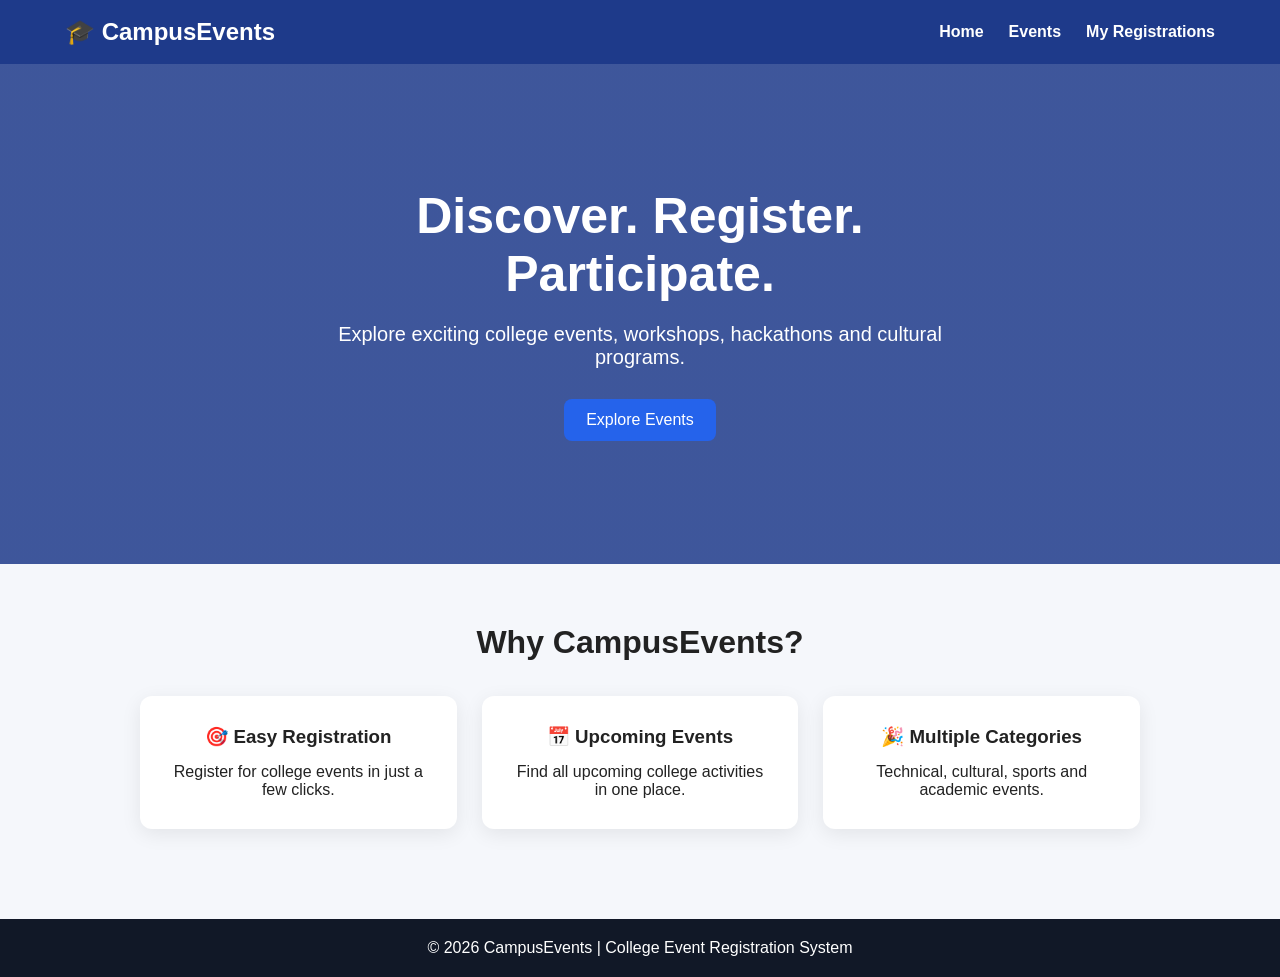
<file: index.html>
<!DOCTYPE html>
<html lang="en">
<head>
    <meta charset="UTF-8">
    <meta name="viewport" content="width=device-width, initial-scale=1.0">
    <title>College Events</title>
    <link rel="stylesheet" href="style.css">
</head>

<body>

<header>
    <nav>
        <h2>🎓 CampusEvents</h2>

        <div class="nav-links">
            <a href="index.html">Home</a>
            <a href="events.html">Events</a>
            <a href="dashboard.html">My Registrations</a>
        </div>
    </nav>
</header>

<section class="hero">

    <div class="hero-content">
        <h1>Discover. Register. Participate.</h1>

        <p>
            Explore exciting college events, workshops,
            hackathons and cultural programs.
        </p>

        <a href="events.html" class="btn">
            Explore Events
        </a>
    </div>

</section>

<section class="features">

    <h2>Why CampusEvents?</h2>

    <div class="feature-container">

        <div class="feature">
            <h3>🎯 Easy Registration</h3>
            <p>Register for college events in just a few clicks.</p>
        </div>

        <div class="feature">
            <h3>📅 Upcoming Events</h3>
            <p>Find all upcoming college activities in one place.</p>
        </div>

        <div class="feature">
            <h3>🎉 Multiple Categories</h3>
            <p>Technical, cultural, sports and academic events.</p>
        </div>

    </div>

</section>

<footer>
    <p>© 2026 CampusEvents | College Event Registration System</p>
</footer>

</body>
</html>
</file>
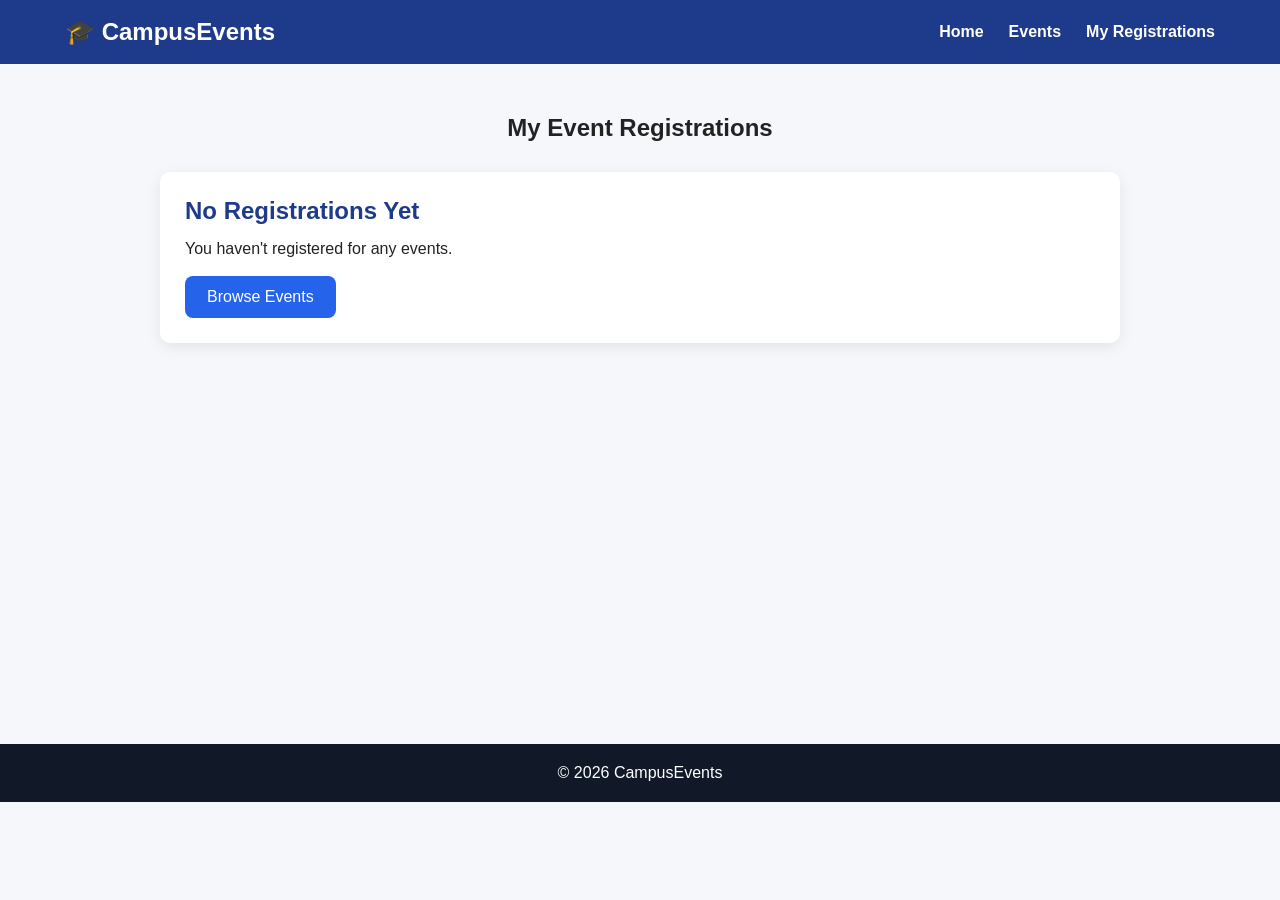
<file: dashboard.html>
<!DOCTYPE html>
<html lang="en">

<head>

    <meta charset="UTF-8">

    <meta
        name="viewport"
        content="width=device-width, initial-scale=1.0"
    >

    <title>My Registrations</title>

    <link rel="stylesheet" href="style.css">

</head>

<body>

<header>

    <nav>

        <h2>🎓 CampusEvents</h2>

        <div class="nav-links">

            <a href="index.html">Home</a>

            <a href="events.html">Events</a>

            <a href="dashboard.html">
                My Registrations
            </a>

        </div>

    </nav>

</header>


<section class="dashboard">

    <h1>My Event Registrations</h1>

    <div id="registrationList">

    </div>

</section>


<footer>

    <p>
        © 2026 CampusEvents
    </p>

</footer>


<script src="script.js"></script>

</body>

</html>
</file>
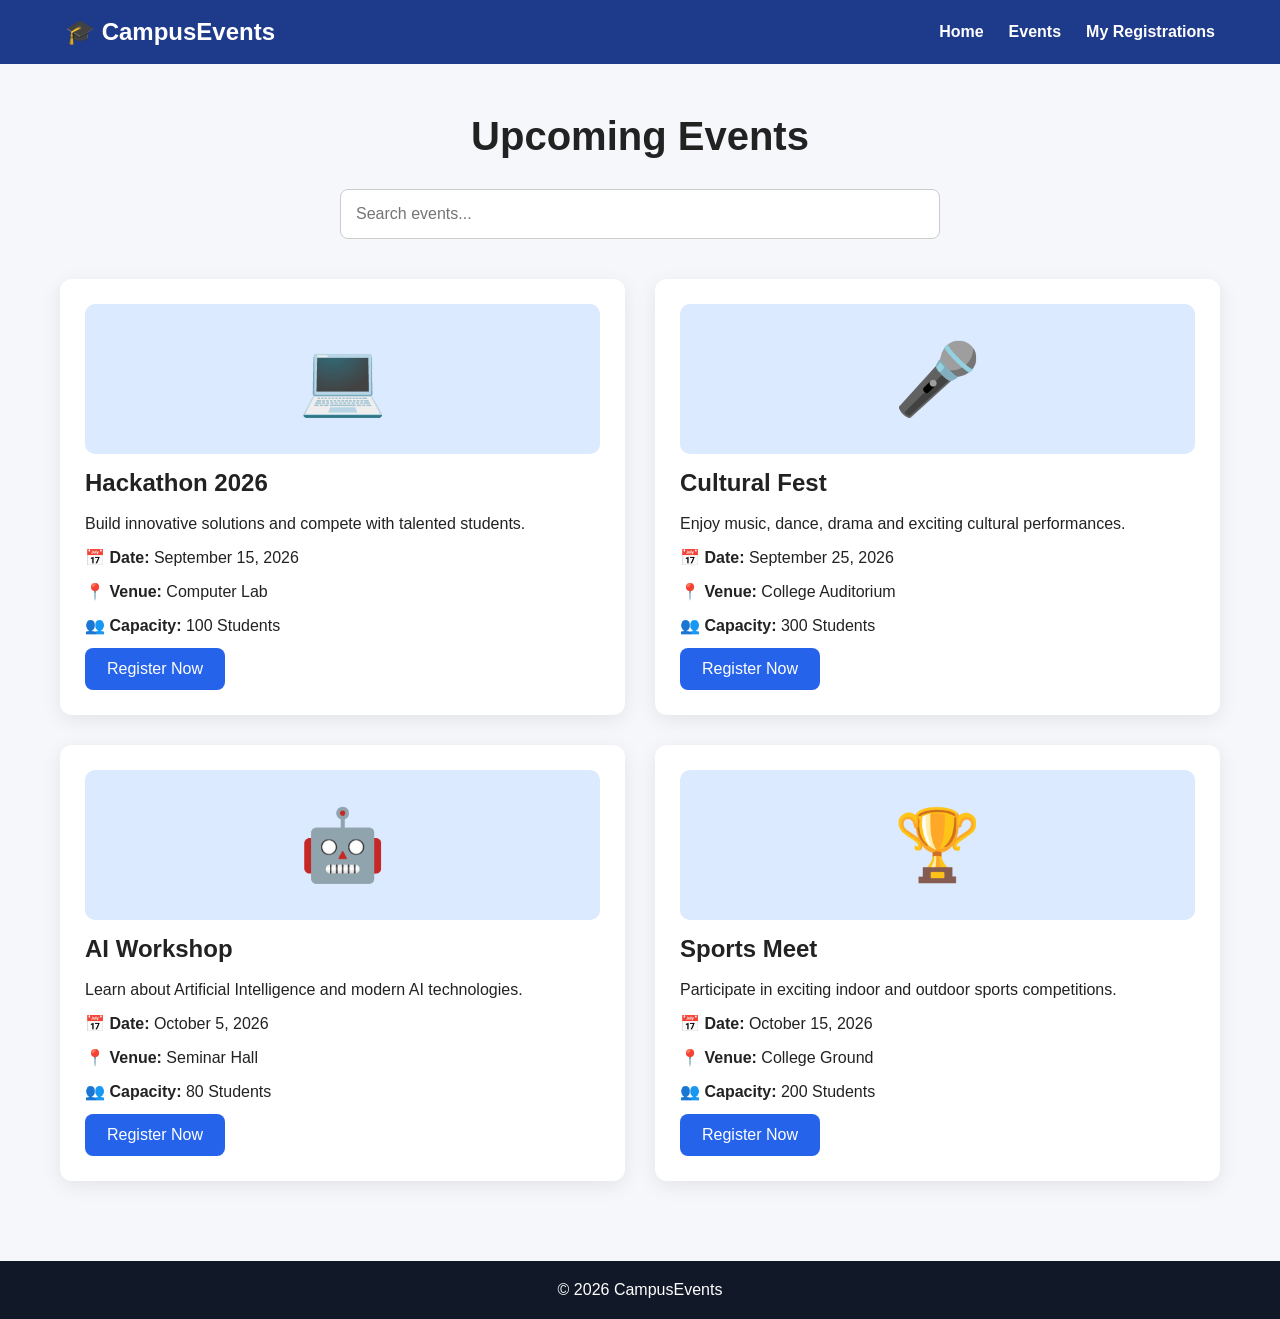
<file: events.html>
<!DOCTYPE html>
<html lang="en">

<head>
    <meta charset="UTF-8">
    <meta name="viewport" content="width=device-width, initial-scale=1.0">

    <title>College Events</title>

    <link rel="stylesheet" href="style.css">
</head>

<body>

<header>
    <nav>

        <h2>🎓 CampusEvents</h2>

        <div class="nav-links">
            <a href="index.html">Home</a>
            <a href="events.html">Events</a>
            <a href="dashboard.html">My Registrations</a>
        </div>

    </nav>
</header>


<section class="events-section">

    <h1>Upcoming Events</h1>

    <input
        type="text"
        id="search"
        class="search"
        placeholder="Search events..."
        onkeyup="searchEvents()"
    >

    <div id="eventContainer" class="event-container">

        <div class="event-card">

            <div class="event-image">💻</div>

            <h2>Hackathon 2026</h2>

            <p>
                Build innovative solutions and compete with
                talented students.
            </p>

            <p><strong>📅 Date:</strong> September 15, 2026</p>

            <p><strong>📍 Venue:</strong> Computer Lab</p>

            <p><strong>👥 Capacity:</strong> 100 Students</p>

            <a
                href="register.html?event=Hackathon%202026"
                class="btn"
            >
                Register Now
            </a>

        </div>


        <div class="event-card">

            <div class="event-image">🎤</div>

            <h2>Cultural Fest</h2>

            <p>
                Enjoy music, dance, drama and exciting
                cultural performances.
            </p>

            <p><strong>📅 Date:</strong> September 25, 2026</p>

            <p><strong>📍 Venue:</strong> College Auditorium</p>

            <p><strong>👥 Capacity:</strong> 300 Students</p>

            <a
                href="register.html?event=Cultural%20Fest"
                class="btn"
            >
                Register Now
            </a>

        </div>


        <div class="event-card">

            <div class="event-image">🤖</div>

            <h2>AI Workshop</h2>

            <p>
                Learn about Artificial Intelligence and
                modern AI technologies.
            </p>

            <p><strong>📅 Date:</strong> October 5, 2026</p>

            <p><strong>📍 Venue:</strong> Seminar Hall</p>

            <p><strong>👥 Capacity:</strong> 80 Students</p>

            <a
                href="register.html?event=AI%20Workshop"
                class="btn"
            >
                Register Now
            </a>

        </div>


        <div class="event-card">

            <div class="event-image">🏆</div>

            <h2>Sports Meet</h2>

            <p>
                Participate in exciting indoor and outdoor
                sports competitions.
            </p>

            <p><strong>📅 Date:</strong> October 15, 2026</p>

            <p><strong>📍 Venue:</strong> College Ground</p>

            <p><strong>👥 Capacity:</strong> 200 Students</p>

            <a
                href="register.html?event=Sports%20Meet"
                class="btn"
            >
                Register Now
            </a>

        </div>

    </div>

</section>

<footer>
    <p>© 2026 CampusEvents</p>
</footer>

<script src="script.js"></script>

</body>
</html>
</file>
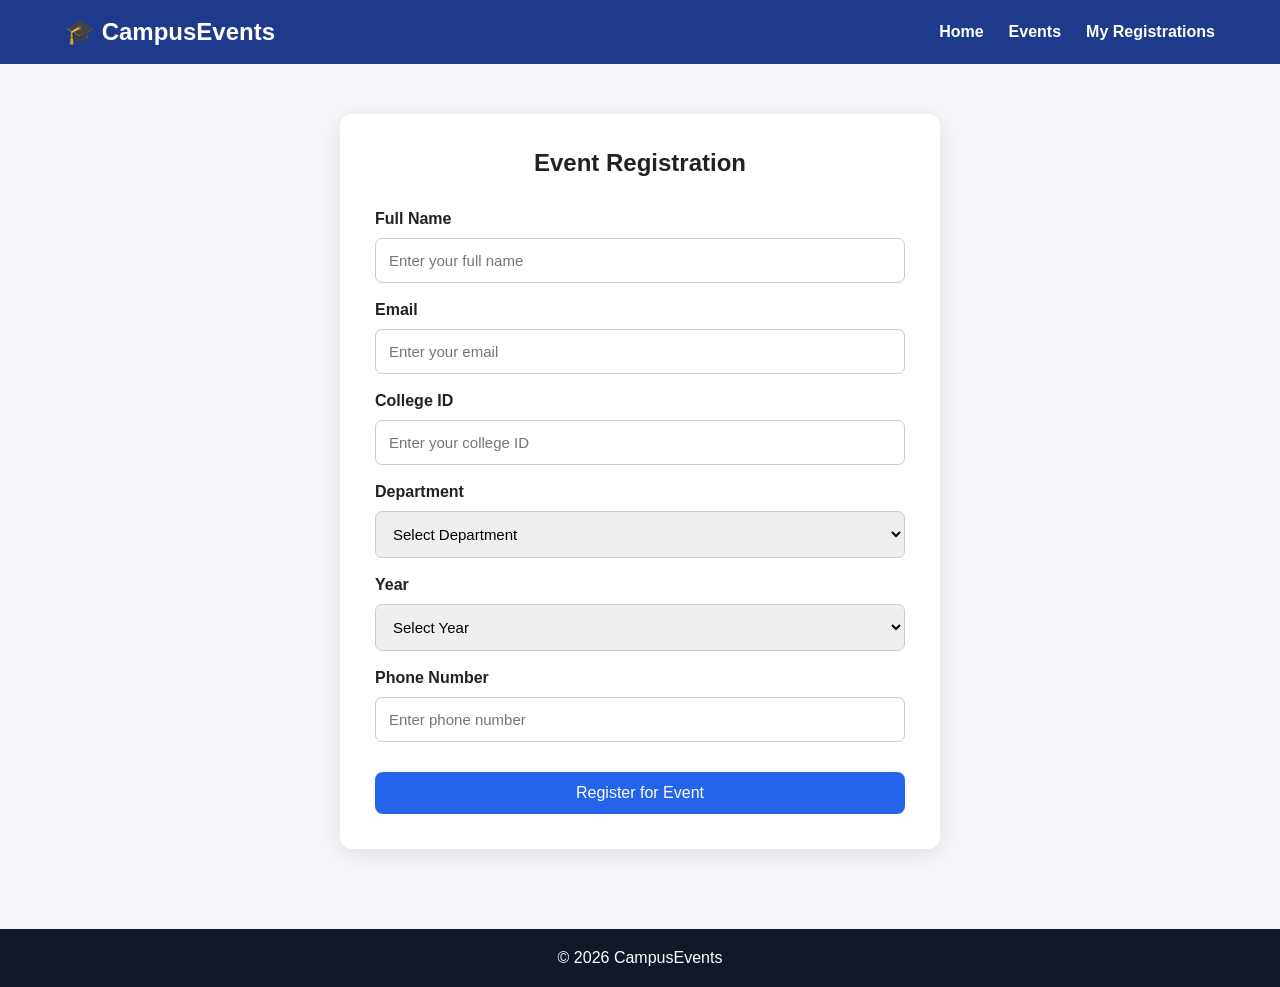
<file: register.html>
<!DOCTYPE html>
<html lang="en">

<head>

    <meta charset="UTF-8">

    <meta
        name="viewport"
        content="width=device-width, initial-scale=1.0"
    >

    <title>Event Registration</title>

    <link rel="stylesheet" href="style.css">

</head>

<body>

<header>

    <nav>

        <h2>🎓 CampusEvents</h2>

        <div class="nav-links">

            <a href="index.html">Home</a>

            <a href="events.html">Events</a>

            <a href="dashboard.html">
                My Registrations
            </a>

        </div>

    </nav>

</header>


<section class="registration-section">

    <div class="registration-box">

        <h1>Event Registration</h1>

        <p id="selectedEvent"></p>


        <form id="registrationForm">

            <label>Full Name</label>

            <input
                type="text"
                id="name"
                placeholder="Enter your full name"
                required
            >


            <label>Email</label>

            <input
                type="email"
                id="email"
                placeholder="Enter your email"
                required
            >


            <label>College ID</label>

            <input
                type="text"
                id="collegeId"
                placeholder="Enter your college ID"
                required
            >


            <label>Department</label>

            <select id="department" required>

                <option value="">
                    Select Department
                </option>

                <option>CSE</option>
                <option>ECE</option>
                <option>EEE</option>
                <option>MECH</option>
                <option>CIVIL</option>
                <option>BCA</option>
                <option>MBA</option>

            </select>


            <label>Year</label>

            <select id="year" required>

                <option value="">
                    Select Year
                </option>

                <option>1st Year</option>
                <option>2nd Year</option>
                <option>3rd Year</option>
                <option>4th Year</option>

            </select>


            <label>Phone Number</label>

            <input
                type="tel"
                id="phone"
                placeholder="Enter phone number"
                required
            >


            <button type="submit" class="btn">
                Register for Event
            </button>

        </form>


        <p id="message"></p>

    </div>

</section>


<footer>

    <p>
        © 2026 CampusEvents
    </p>

</footer>


<script src="script.js"></script>

</body>

</html>
</file>
<file: style.css>
* {
    margin: 0;
    padding: 0;
    box-sizing: border-box;
}

body {
    font-family: Arial, sans-serif;
    background: #f5f7fb;
    color: #222;
}

/* Navigation */

header {
    background: #1e3a8a;
    color: white;
}

nav {
    max-width: 1200px;
    margin: auto;
    padding: 18px 25px;

    display: flex;
    justify-content: space-between;
    align-items: center;
}

.nav-links {
    display: flex;
    gap: 25px;
}

.nav-links a {
    color: white;
    text-decoration: none;
    font-weight: bold;
}

.nav-links a:hover {
    text-decoration: underline;
}


/* Hero */

.hero {
    min-height: 500px;

    display: flex;
    justify-content: center;
    align-items: center;

    text-align: center;

    background:
        linear-gradient(
            rgba(30, 58, 138, 0.85),
            rgba(30, 58, 138, 0.85)
        ),
        url("https://images.unsplash.com/photo-1540575467063-178a50c2df87")
        center/cover;
}

.hero-content {
    color: white;
    max-width: 700px;
    padding: 30px;
}

.hero h1 {
    font-size: 50px;
    margin-bottom: 20px;
}

.hero p {
    font-size: 20px;
    margin-bottom: 30px;
}


/* Buttons */

.btn {
    display: inline-block;

    background: #2563eb;
    color: white;

    padding: 12px 22px;

    border-radius: 8px;

    text-decoration: none;

    border: none;

    cursor: pointer;

    font-size: 16px;
}

.btn:hover {
    background: #1d4ed8;
}


/* Features */

.features {
    padding: 60px 20px;
    text-align: center;
}

.features h2 {
    font-size: 32px;
    margin-bottom: 35px;
}

.feature-container {
    max-width: 1000px;
    margin: auto;

    display: grid;

    grid-template-columns:
        repeat(3, 1fr);

    gap: 25px;
}

.feature {
    background: white;

    padding: 30px;

    border-radius: 12px;

    box-shadow:
        0 5px 20px rgba(0,0,0,0.08);
}

.feature h3 {
    margin-bottom: 15px;
}


/* Events */

.events-section {
    max-width: 1200px;

    margin: auto;

    padding: 50px 20px;
}

.events-section h1 {
    text-align: center;

    margin-bottom: 30px;

    font-size: 40px;
}

.search {
    display: block;

    width: 100%;

    max-width: 600px;

    margin: 0 auto 40px;

    padding: 15px;

    border: 1px solid #ccc;

    border-radius: 8px;

    font-size: 16px;
}

.event-container {

    display: grid;

    grid-template-columns:
        repeat(2, 1fr);

    gap: 30px;
}

.event-card {

    background: white;

    padding: 25px;

    border-radius: 12px;

    box-shadow:
        0 5px 20px rgba(0,0,0,0.08);
}

.event-card h2 {
    margin: 15px 0;
}

.event-card p {
    margin: 10px 0;
    line-height: 1.5;
}

.event-image {
    height: 150px;

    background: #dbeafe;

    display: flex;

    justify-content: center;

    align-items: center;

    font-size: 70px;

    border-radius: 10px;
}


/* Registration */

.registration-section {
    min-height: 700px;

    display: flex;

    justify-content: center;

    padding: 50px 20px;
}

.registration-box {

    background: white;

    width: 100%;

    max-width: 600px;

    padding: 35px;

    border-radius: 12px;

    box-shadow:
        0 5px 25px rgba(0,0,0,0.1);
}

.registration-box h1 {
    text-align: center;

    margin-bottom: 10px;
}

#selectedEvent {
    text-align: center;

    color: #2563eb;

    font-weight: bold;

    margin-bottom: 25px;
}

form {
    display: flex;

    flex-direction: column;

    gap: 10px;
}

label {
    font-weight: bold;

    margin-top: 8px;
}

input,
select {

    padding: 13px;

    border: 1px solid #ccc;

    border-radius: 7px;

    font-size: 15px;
}

form button {
    margin-top: 20px;
}


/* Dashboard */

.dashboard {

    max-width: 1000px;

    min-height: 650px;

    margin: auto;

    padding: 50px 20px;
}

.dashboard h1 {

    text-align: center;

    margin-bottom: 30px;
}

.registration-card {

    background: white;

    padding: 25px;

    margin-bottom: 20px;

    border-radius: 10px;

    box-shadow:
        0 4px 15px rgba(0,0,0,0.08);
}

.registration-card h2 {

    color: #1e3a8a;

    margin-bottom: 15px;
}

.cancel-btn {

    background: #dc2626;

    color: white;

    border: none;

    padding: 10px 15px;

    border-radius: 6px;

    cursor: pointer;

    margin-top: 15px;
}

.cancel-btn:hover {

    background: #b91c1c;
}


/* Footer */

footer {

    background: #111827;

    color: white;

    text-align: center;

    padding: 20px;

    margin-top: 30px;
}


/* Mobile */

@media (max-width: 768px) {

    nav {
        flex-direction: column;

        gap: 15px;
    }

    .nav-links {
        gap: 12px;

        flex-wrap: wrap;

        justify-content: center;
    }

    .hero h1 {
        font-size: 35px;
    }

    .feature-container {
        grid-template-columns: 1fr;
    }

    .event-container {
        grid-template-columns: 1fr;
    }

}
</file>
